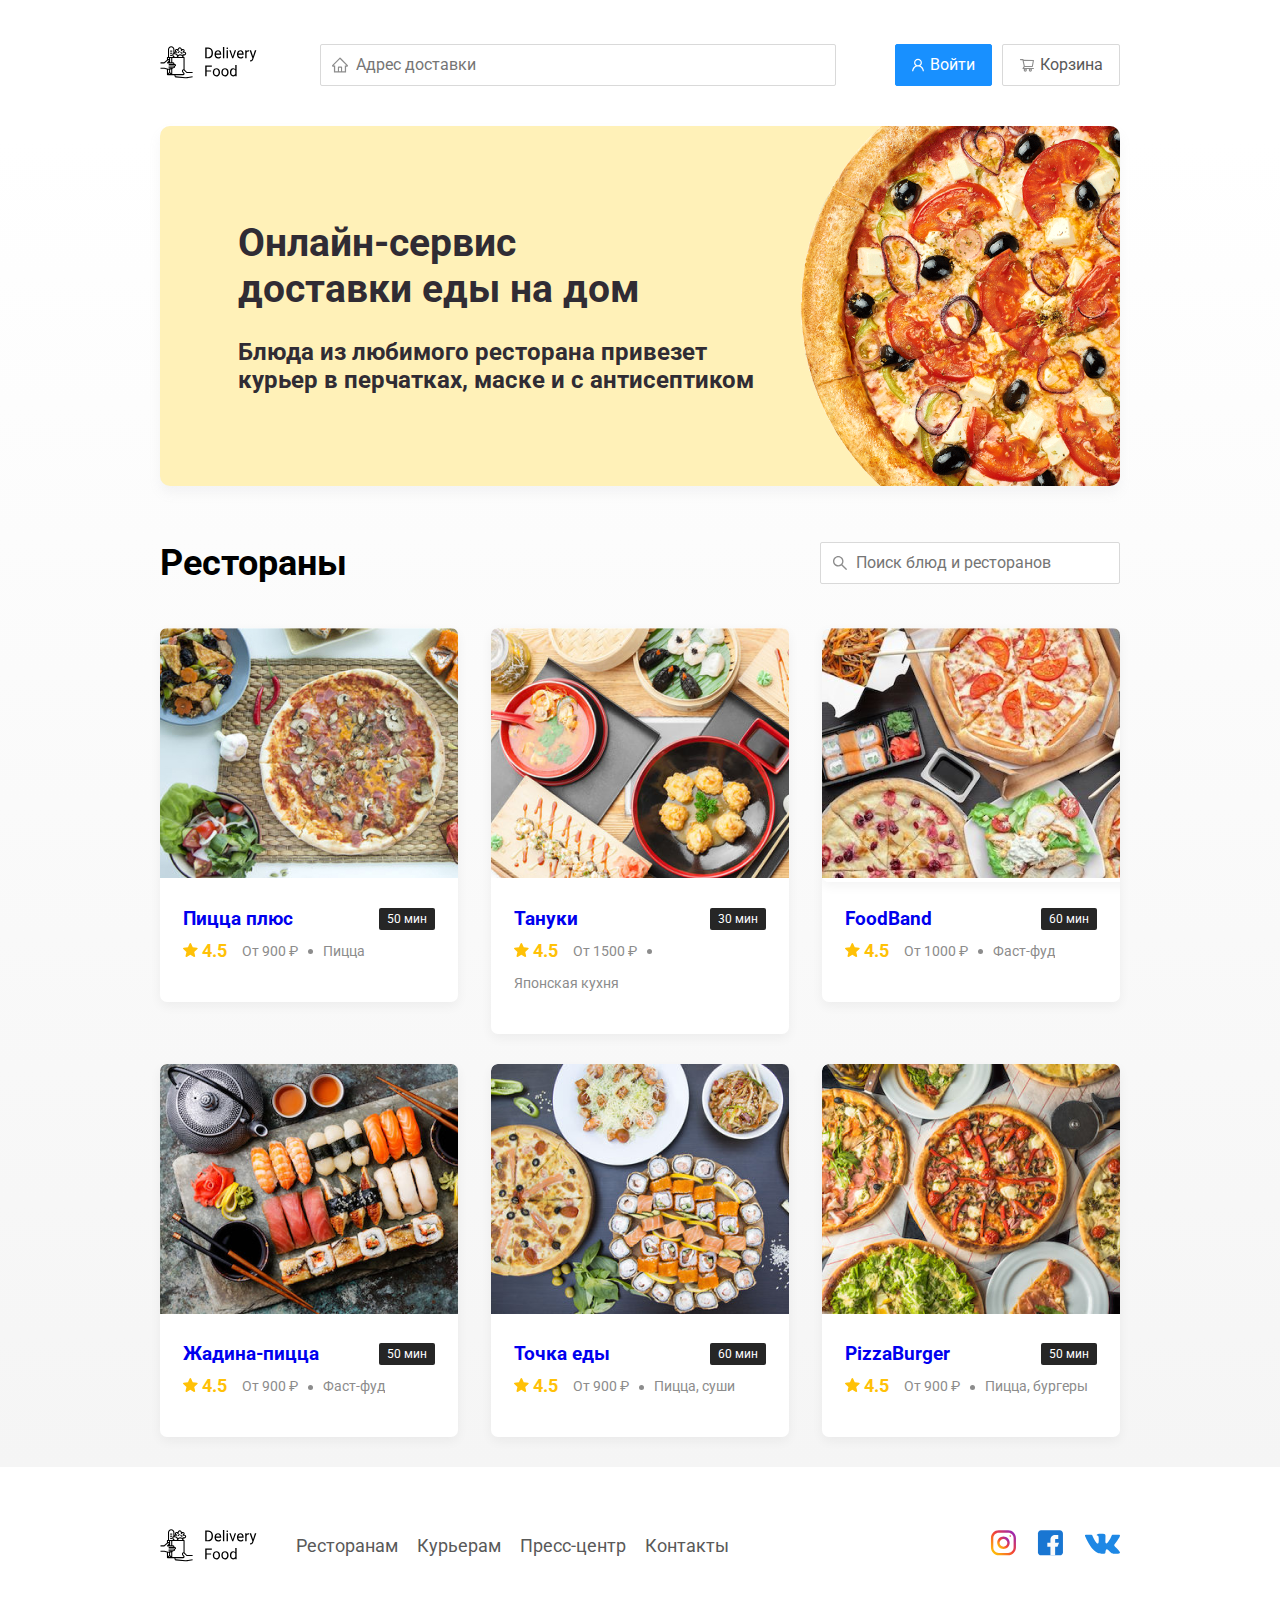
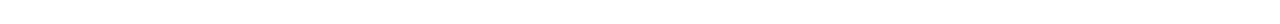
<file: index.html>
<!DOCTYPE html>
<html lang="ru">
<head>
    <meta charset="UTF-8">
    <meta name="viewport" content="width=device-width, initial-scale=1.0">
    <link rel="stylesheet" href="css/normalize.css">
    <link rel="stylesheet" href="css/style.css">
    <title>Delivery Food</title>
</head>
<body>
    <div class="container">
        <header class="header">
            <a href="index.html" class="logo">
                <img src="img\logo.svg" alt="logo" class="logo">
            </a>
            <input type="text" class="input input-address" placeholder="Адрес доставки">
            <div class="buttons">
                <button class="button button-primary">
                    <img src="img/User.svg" alt="User" class="button-icon">
                    <span class="button-text">Войти</span>
                </button>
                <button class="button">
                    <img src="img/ShoppingCart.svg" alt="Cart" class="button-icon">
                    <span class="button-text">Корзина</span>
                </button>
              </div>  
        </header>
    </div>     

    <main class="main">
        <div class="container">
            <section class="adv">
                <h1 class="promo-title">Онлайн-сервис<br>
                    доставки еды на дом</h1>
                <p class="promo-text">Блюда из любимого ресторана привезет курьер в перчатках, маске и с антисептиком</p>
            </section>
            
            <section class="restaurants">
                <div class="section-heading">
                    <h2 class="section-title">Рестораны</h2>
                    <input type="text" class="input input-search" placeholder="Поиск блюд и ресторанов">
                </div>
            
                <div class="cards">
                    <a href="PizzaPlus.html" class="card">
                        <img src="img/image.jpg" alt="image" class="card-image">
                        <div class="card-text">
                            <div class="card-heading">
                                <h3 class="card-title">Пицца плюс</h3>
                                <span class="card-tag tag">50 мин</span>
                            </div>
                            <div class="card-info">
                                <div class="rating">
                                    <img src="img/star.svg" alt="rating" class="rating-star">
                                    4.5</div>
                                <div class="price">От 900 ₽</div>
                                <div class="category">Пицца</div>
                            </div>
                        </div>
                    </a>
            
                    <div class="card">
                        <a href="tanuki.html" class="logo">
                        <img src="img/tanuki.png" alt="image" class="card-image">
                        <div class="card-text">
                            <div class="card-heading">
                                <h3 class="card-title">Тануки</h3>
                                <span class="card-tag tag">30 мин</span>
                            </div>
                            <div class="card-info">
                                <div class="rating">
                                    <img src="img/star.svg" alt="rating" class="rating-star">
                                    4.5</div>
                                <div class="price">От 1500 ₽</div>
                                <div class="category">Японская кухня</div>
                            </div>
                        </div>
                        </a>
                    </div>
            
                    <div class="card">
                        <a href="foodband.html" class="card">
                        <img src="img/foodband.png" alt="image" class="card-image">
                        <div class="card-text">
                            <div class="card-heading">
                                <h3 class="card-title">FoodBand</h3>
                                <span class="card-tag tag">60 мин</span>
                            </div>
                            <div class="card-info">
                                <div class="rating">
                                    <img src="img/star.svg" alt="rating" class="rating-star">
                                    4.5</div>
                                <div class="price">От 1000 ₽</div>
                                <div class="category">Фаст-фуд</div>
                            </div>
                        </div>
                        </a>
                    </div>
            
                    <div class="card"> 
                        <a href="zhadinapizza.html" class="logo">
                        <img src="img/zhadina-pizza.png" alt="image" class="card-image">
                        <div class="card-text">
                            <div class="card-heading">
                                <h3 class="card-title">Жадина-пицца</h3>
                                <span class="card-tag tag">50 мин</span>
                            </div>
                            <div class="card-info">
                                <div class="rating">
                                    <img src="img/star.svg" alt="rating" class="rating-star">
                                    4.5</div>
                                <div class="price">От 900 ₽</div>
                                <div class="category">Фаст-фуд</div>
                            </div>
                        </div>
                        </a>
                    </div>
            
                    <div class="card">
                        <a href="tochkaedi.html" class="logo">
                        <img src="img/tochkaEdi.png" alt="image" class="card-image">
                        <div class="card-text">
                            <div class="card-heading">
                                <h3 class="card-title">Точка еды</h3>
                                <span class="card-tag tag">60 мин</span>
                            </div>
                            <div class="card-info">
                                <div class="rating">
                                    <img src="img/star.svg" alt="rating" class="rating-star">
                                    4.5</div>
                                <div class="price">От 900 ₽</div>
                                <div class="category">Пицца, суши</div>
                            </div>
                        </div>
                        </a>
                    </div>
            
                    <div class="card">
                        <a href="PizzaBurger.html" class="logo">
                        <img src="img/pizzaburger.png" alt="image" class="card-image">
                        <div class="card-text">
                            <div class="card-heading">
                                <h3 class="card-title">PizzaBurger</h3>
                                <span class="card-tag tag">50 мин</span>
                            </div>
                            <div class="card-info">
                                <div class="rating">
                                    <img src="img/star.svg" alt="rating" class="rating-star">
                                    4.5</div>
                                <div class="price">От 900 ₽</div>
                                <div class="category">Пицца, бургеры</div>
                            </div>
                        </div>
                        </a>
                    </div>
                </div>
            </section>
        </div>
    </main>

    <footer class="footer">
        <div class="container">
            <div class="footer-block">
                <img src="img/logo.svg" alt="" class="logo footer-logo">
                <nav class="footer-nav">
                    <a href="#" class="footer-link">Ресторанам</a>
                    <a href="#" class="footer-link">Курьерам</a>
                    <a href="#" class="footer-link">Пресс-центр</a>
                    <a href="#" class="footer-link">Контакты</a>
                </nav>

                <div class="social-links">
                    <a href="#" class="social-link"><img src="img/Instagram.svg" alt=""></a>
                    <a href="#" class="social-link"><img src="img/Facebook.svg" alt=""></a>
                    <a href="#" class="social-link"><img src="img/VK.svg" alt=""></a>
                </div>
            </div>
        </div>
    </footer>
</body>
</html>
</file>
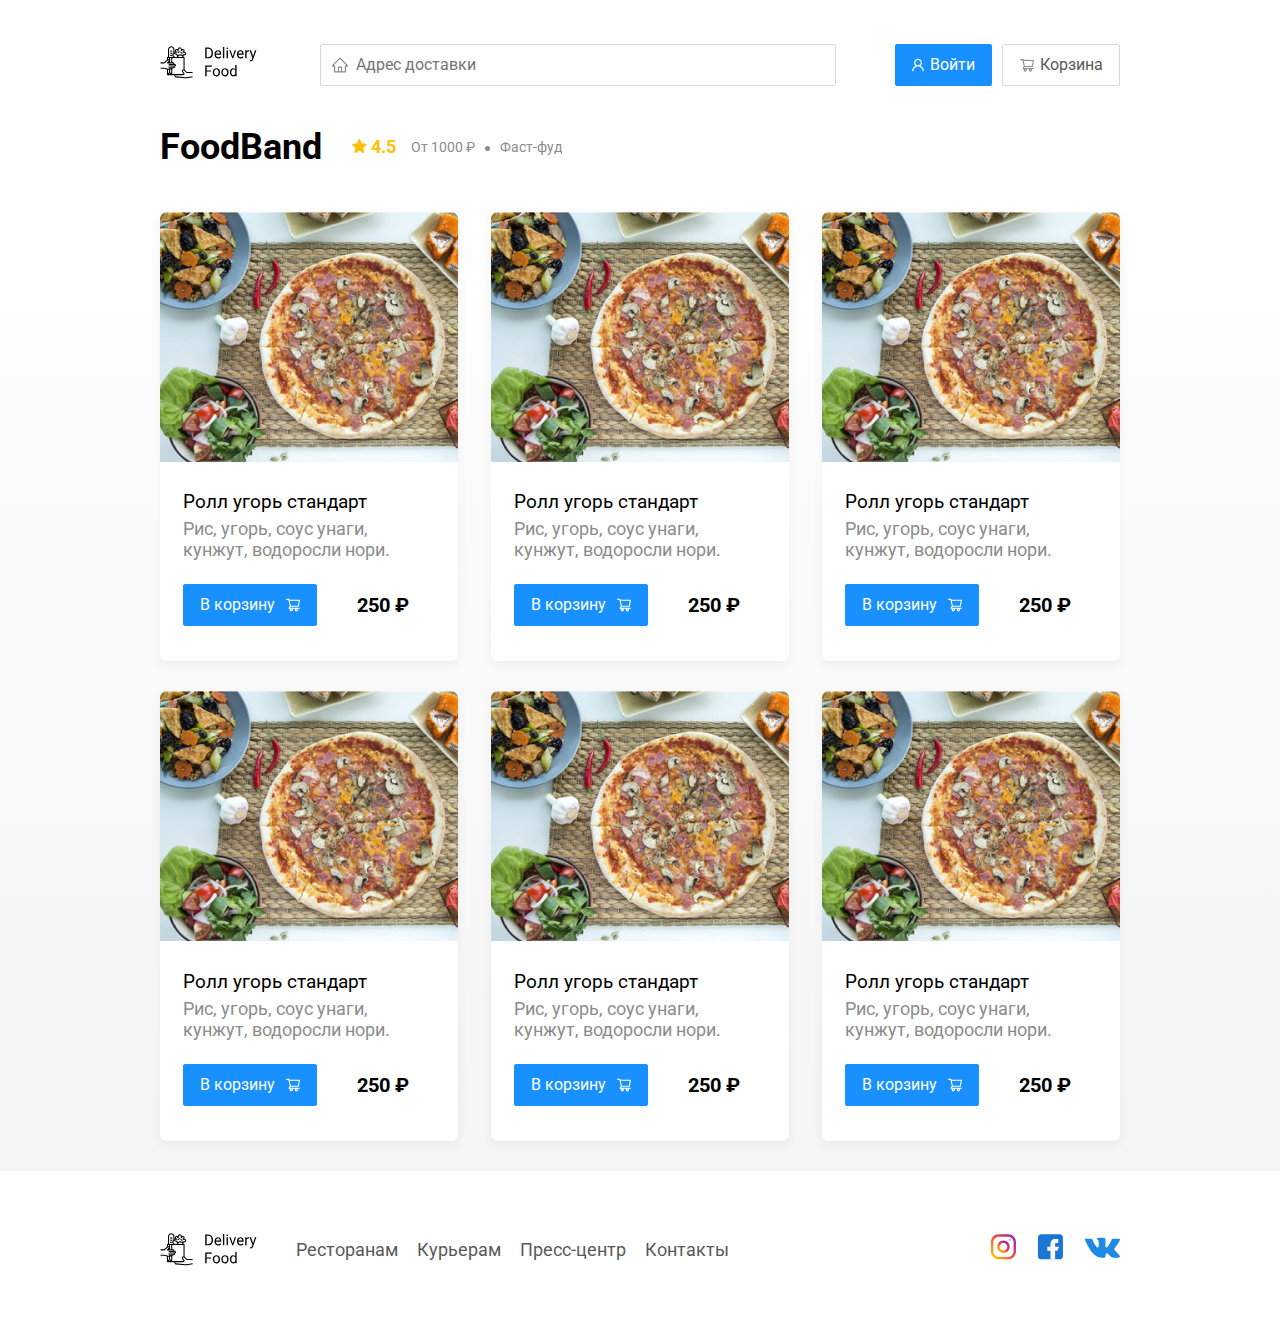
<file: foodband.html>
<!DOCTYPE html>
<html lang="ru">
<head>
    <meta charset="UTF-8">
    <meta name="viewport" content="width=device-width, initial-scale=1.0">
    <link rel="stylesheet" href="css/normalize.css">
    <link rel="stylesheet" href="css/style.css">
    <title>FoodBand</title>
</head>
<body>
    <div class="container">
        <header class="header">
            <a href="index.html" class="logo">
            <img src="img\logo.svg" alt="logo" class="logo">
            </a>
            <input type="text" class="input input-address" placeholder="Адрес доставки">
            <div class="buttons">
                <button class="button button-primary">
                    <img src="img/User.svg" alt="User" class="button-icon">
                    <span class="button-text">Войти</span>
                </button>
                <button class="button">
                    <img src="img/ShoppingCart.svg" alt="Cart" class="button-icon">
                    <span class="button-text">Корзина</span>
                </button>
              </div>  
        </header>
    </div>     

    <main class="main">
        <div class="container">      
            <section class="restaurants">
                <div class="section-heading">
                    <h2 class="section-title">FoodBand</h2>
                    <div class="card-info">
                        <div class="rating">
                            <img src="img/star.svg" alt="rating" class="rating-star">
                            4.5</div>
                        <div class="price">От 1000 ₽</div>
                        <div class="category">Фаст-фуд</div>
                    </div>
                </div>
            
                <div class="cards">
                    <div class="card">
                        <img src="img/image.jpg" alt="image" class="card-image">
                        <div class="card-text">
                            <div class="card-heading">
                                <h3 class="card-title card-title-reg">Ролл угорь стандарт</h3>
                            </div>
                            <div class="card-info">
                                <div class="ingredients">Рис, угорь, соус унаги, кунжут, водоросли нори.</div>
                            </div>
                            <div class="card-buttons">
                                <button class="button button-primary">
                                    <span class="button-card-text">В корзину</span>
                                    <img src="img/shopping-cart-white.svg" 
                                         alt="shopping-card" 
                                         class="button-card-image">
                                </button>
                                <strong class="card-price-bold">250 ₽</strong>
                            </div>
                        </div>
                    </div>
            
                    <div class="card">
                        <img src="img/image.jpg" alt="image" class="card-image">
                        <div class="card-text">
                            <div class="card-heading">
                                <h3 class="card-title card-title-reg">Ролл угорь стандарт</h3>
                            </div>
                            <div class="card-info">
                                <div class="ingredients">Рис, угорь, соус унаги, кунжут, водоросли нори.</div>
                            </div>
                            <div class="card-buttons">
                                <button class="button button-primary">
                                    <span class="button-card-text">В корзину</span>
                                    <img src="img/shopping-cart-white.svg" alt="shopping-card"
                                        class="button-card-image">
                                </button>
                                <strong class="card-price-bold">250 ₽</strong>
                            </div>
                        </div>
                    </div>
            
                    <div class="card">
                        <img src="img/image.jpg" alt="image" class="card-image">
                        <div class="card-text">
                            <div class="card-heading">
                                <h3 class="card-title card-title-reg">Ролл угорь стандарт</h3>
                            </div>
                            <div class="card-info">
                                <div class="ingredients">Рис, угорь, соус унаги, кунжут, водоросли нори.</div>
                            </div>
                            <div class="card-buttons">
                                <button class="button button-primary">
                                    <span class="button-card-text">В корзину</span>
                                    <img src="img/shopping-cart-white.svg" alt="shopping-card"
                                        class="button-card-image">
                                </button>
                                <strong class="card-price-bold">250 ₽</strong>
                            </div>
                        </div>
                    </div>
            
                    <div class="card">
                        <img src="img/image.jpg" alt="image" class="card-image">
                        <div class="card-text">
                            <div class="card-heading">
                                <h3 class="card-title card-title-reg">Ролл угорь стандарт</h3>
                            </div>
                            <div class="card-info">
                                <div class="ingredients">Рис, угорь, соус унаги, кунжут, водоросли нори.</div>
                            </div>
                            <div class="card-buttons">
                                <button class="button button-primary">
                                    <span class="button-card-text">В корзину</span>
                                    <img src="img/shopping-cart-white.svg" alt="shopping-card"
                                        class="button-card-image">
                                </button>
                                <strong class="card-price-bold">250 ₽</strong>
                            </div>
                        </div>
                    </div>
            
                    <div class="card">
                        <img src="img/image.jpg" alt="image" class="card-image">
                        <div class="card-text">
                            <div class="card-heading">
                                <h3 class="card-title card-title-reg">Ролл угорь стандарт</h3>
                            </div>
                            <div class="card-info">
                                <div class="ingredients">Рис, угорь, соус унаги, кунжут, водоросли нори.</div>
                            </div>
                            <div class="card-buttons">
                                <button class="button button-primary">
                                    <span class="button-card-text">В корзину</span>
                                    <img src="img/shopping-cart-white.svg" alt="shopping-card"
                                        class="button-card-image">
                                </button>
                                <strong class="card-price-bold">250 ₽</strong>
                            </div>
                        </div>
                    </div>
            
                    <div class="card">
                        <img src="img/image.jpg" alt="image" class="card-image">
                        <div class="card-text">
                            <div class="card-heading">
                                <h3 class="card-title card-title-reg">Ролл угорь стандарт</h3>
                            </div>
                            <div class="card-info">
                                <div class="ingredients">Рис, угорь, соус унаги, кунжут, водоросли нори.</div>
                            </div>
                            <div class="card-buttons">
                                <button class="button button-primary">
                                    <span class="button-card-text">В корзину</span>
                                    <img src="img/shopping-cart-white.svg" alt="shopping-card"
                                        class="button-card-image">
                                </button>
                                <strong class="card-price-bold">250 ₽</strong>
                            </div>
                        </div>
                    </div>
                </div>
            </section>
        </div>
    </main>

    <footer class="footer">
        <div class="container">
            <div class="footer-block">
                <img src="img/logo.svg" alt="" class="logo footer-logo">
                <nav class="footer-nav">
                    <a href="#" class="footer-link">Ресторанам</a>
                    <a href="#" class="footer-link">Курьерам</a>
                    <a href="#" class="footer-link">Пресс-центр</a>
                    <a href="#" class="footer-link">Контакты</a>
                </nav>

                <div class="social-links">
                    <a href="#" class="social-link"><img src="img/Instagram.svg" alt=""></a>
                    <a href="#" class="social-link"><img src="img/Facebook.svg" alt=""></a>
                    <a href="#" class="social-link"><img src="img/VK.svg" alt=""></a>
                </div>
            </div>
        </div>
    </footer>
</body>
</html>
</file>
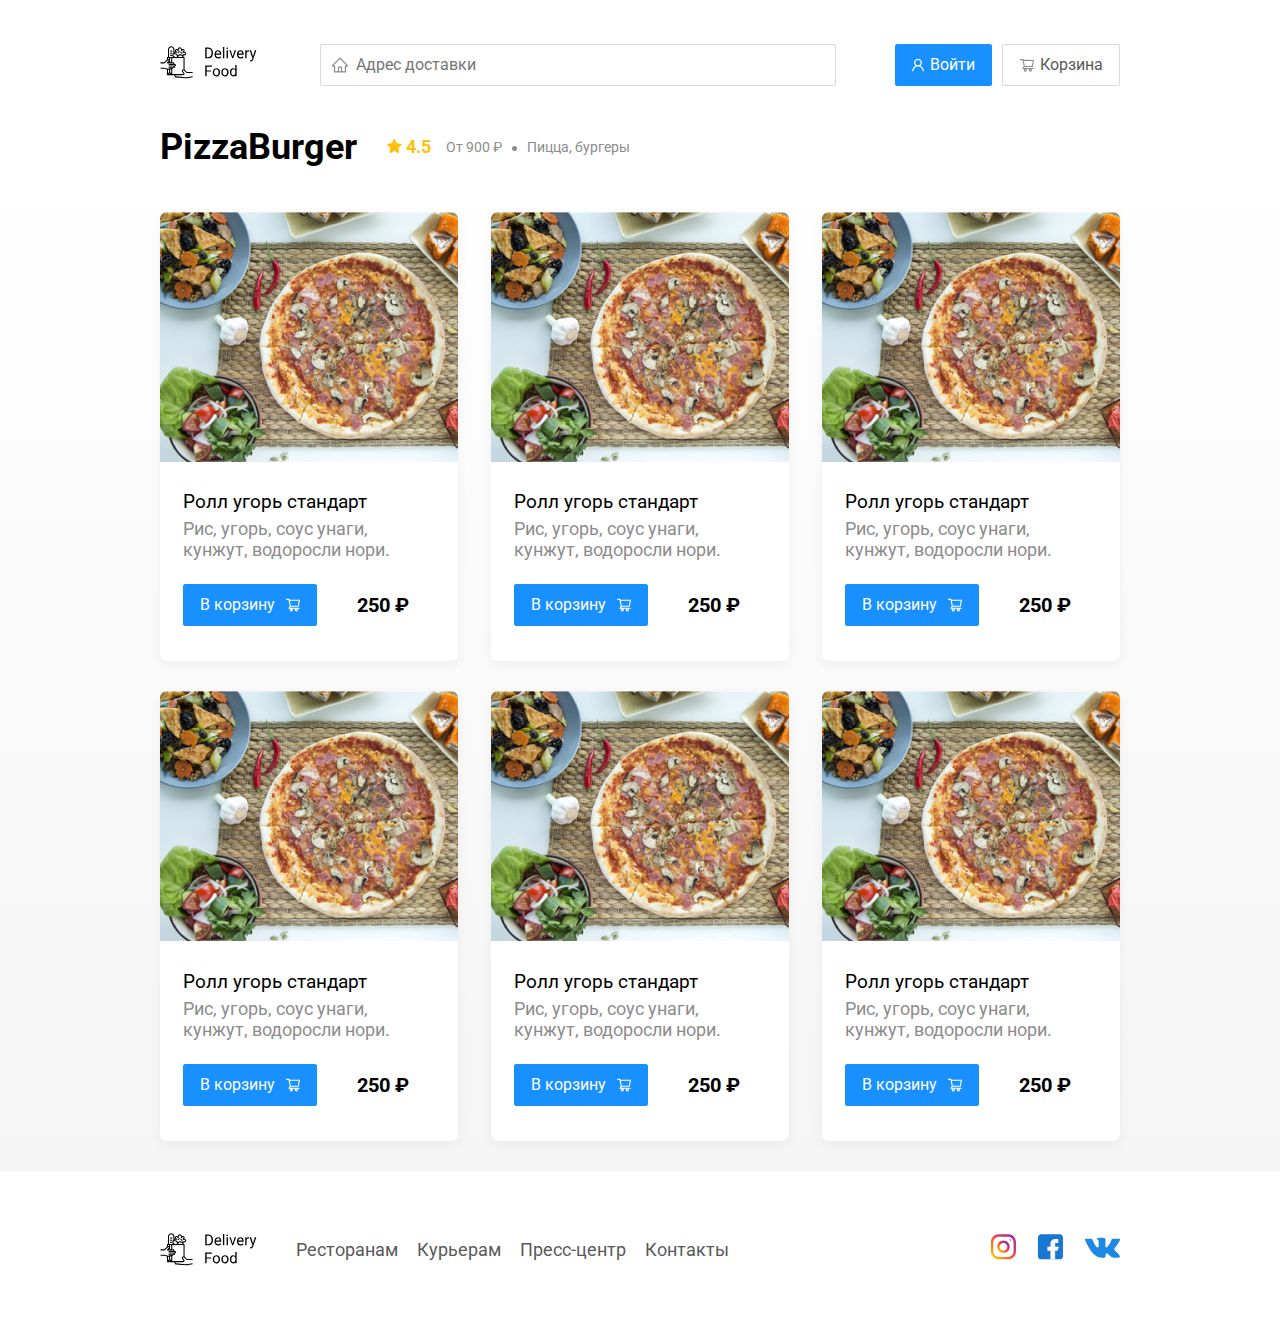
<file: PizzaBurger.html>
<!DOCTYPE html>
<html lang="ru">
<head>
    <meta charset="UTF-8">
    <meta name="viewport" content="width=device-width, initial-scale=1.0">
    <link rel="stylesheet" href="css/normalize.css">
    <link rel="stylesheet" href="css/style.css">
    <title>PizzaBurger</title>
</head>
<body>
    <div class="container">
        <header class="header">
            <a href="index.html" class="logo">
            <img src="img\logo.svg" alt="logo" class="logo">
            </a>
            <input type="text" class="input input-address" placeholder="Адрес доставки">
            <div class="buttons">
                <button class="button button-primary">
                    <img src="img/User.svg" alt="User" class="button-icon">
                    <span class="button-text">Войти</span>
                </button>
                <button class="button">
                    <img src="img/ShoppingCart.svg" alt="Cart" class="button-icon">
                    <span class="button-text">Корзина</span>
                </button>
              </div>  
        </header>
    </div>     

    <main class="main">
        <div class="container">      
            <section class="restaurants">
                <div class="section-heading">
                    <h2 class="section-title">PizzaBurger</h2>
                    <div class="card-info">
                        <div class="rating">
                            <img src="img/star.svg" alt="rating" class="rating-star">
                            4.5</div>
                        <div class="price">От 900 ₽</div>
                        <div class="category">Пицца, бургеры</div>
                    </div>
                </div>
            
                <div class="cards">
                    <div class="card">
                        <img src="img/image.jpg" alt="image" class="card-image">
                        <div class="card-text">
                            <div class="card-heading">
                                <h3 class="card-title card-title-reg">Ролл угорь стандарт</h3>
                            </div>
                            <div class="card-info">
                                <div class="ingredients">Рис, угорь, соус унаги, кунжут, водоросли нори.</div>
                            </div>
                            <div class="card-buttons">
                                <button class="button button-primary">
                                    <span class="button-card-text">В корзину</span>
                                    <img src="img/shopping-cart-white.svg" 
                                         alt="shopping-card" 
                                         class="button-card-image">
                                </button>
                                <strong class="card-price-bold">250 ₽</strong>
                            </div>
                        </div>
                    </div>
            
                    <div class="card">
                        <img src="img/image.jpg" alt="image" class="card-image">
                        <div class="card-text">
                            <div class="card-heading">
                                <h3 class="card-title card-title-reg">Ролл угорь стандарт</h3>
                            </div>
                            <div class="card-info">
                                <div class="ingredients">Рис, угорь, соус унаги, кунжут, водоросли нори.</div>
                            </div>
                            <div class="card-buttons">
                                <button class="button button-primary">
                                    <span class="button-card-text">В корзину</span>
                                    <img src="img/shopping-cart-white.svg" alt="shopping-card"
                                        class="button-card-image">
                                </button>
                                <strong class="card-price-bold">250 ₽</strong>
                            </div>
                        </div>
                    </div>
            
                    <div class="card">
                        <img src="img/image.jpg" alt="image" class="card-image">
                        <div class="card-text">
                            <div class="card-heading">
                                <h3 class="card-title card-title-reg">Ролл угорь стандарт</h3>
                            </div>
                            <div class="card-info">
                                <div class="ingredients">Рис, угорь, соус унаги, кунжут, водоросли нори.</div>
                            </div>
                            <div class="card-buttons">
                                <button class="button button-primary">
                                    <span class="button-card-text">В корзину</span>
                                    <img src="img/shopping-cart-white.svg" alt="shopping-card"
                                        class="button-card-image">
                                </button>
                                <strong class="card-price-bold">250 ₽</strong>
                            </div>
                        </div>
                    </div>
            
                    <div class="card">
                        <img src="img/image.jpg" alt="image" class="card-image">
                        <div class="card-text">
                            <div class="card-heading">
                                <h3 class="card-title card-title-reg">Ролл угорь стандарт</h3>
                            </div>
                            <div class="card-info">
                                <div class="ingredients">Рис, угорь, соус унаги, кунжут, водоросли нори.</div>
                            </div>
                            <div class="card-buttons">
                                <button class="button button-primary">
                                    <span class="button-card-text">В корзину</span>
                                    <img src="img/shopping-cart-white.svg" alt="shopping-card"
                                        class="button-card-image">
                                </button>
                                <strong class="card-price-bold">250 ₽</strong>
                            </div>
                        </div>
                    </div>
            
                    <div class="card">
                        <img src="img/image.jpg" alt="image" class="card-image">
                        <div class="card-text">
                            <div class="card-heading">
                                <h3 class="card-title card-title-reg">Ролл угорь стандарт</h3>
                            </div>
                            <div class="card-info">
                                <div class="ingredients">Рис, угорь, соус унаги, кунжут, водоросли нори.</div>
                            </div>
                            <div class="card-buttons">
                                <button class="button button-primary">
                                    <span class="button-card-text">В корзину</span>
                                    <img src="img/shopping-cart-white.svg" alt="shopping-card"
                                        class="button-card-image">
                                </button>
                                <strong class="card-price-bold">250 ₽</strong>
                            </div>
                        </div>
                    </div>
            
                    <div class="card">
                        <img src="img/image.jpg" alt="image" class="card-image">
                        <div class="card-text">
                            <div class="card-heading">
                                <h3 class="card-title card-title-reg">Ролл угорь стандарт</h3>
                            </div>
                            <div class="card-info">
                                <div class="ingredients">Рис, угорь, соус унаги, кунжут, водоросли нори.</div>
                            </div>
                            <div class="card-buttons">
                                <button class="button button-primary">
                                    <span class="button-card-text">В корзину</span>
                                    <img src="img/shopping-cart-white.svg" alt="shopping-card"
                                        class="button-card-image">
                                </button>
                                <strong class="card-price-bold">250 ₽</strong>
                            </div>
                        </div>
                    </div>
                </div>
            </section>
        </div>
    </main>

    <footer class="footer">
        <div class="container">
            <div class="footer-block">
                <img src="img/logo.svg" alt="" class="logo footer-logo">
                <nav class="footer-nav">
                    <a href="#" class="footer-link">Ресторанам</a>
                    <a href="#" class="footer-link">Курьерам</a>
                    <a href="#" class="footer-link">Пресс-центр</a>
                    <a href="#" class="footer-link">Контакты</a>
                </nav>

                <div class="social-links">
                    <a href="#" class="social-link"><img src="img/Instagram.svg" alt=""></a>
                    <a href="#" class="social-link"><img src="img/Facebook.svg" alt=""></a>
                    <a href="#" class="social-link"><img src="img/VK.svg" alt=""></a>
                </div>
            </div>
        </div>
    </footer>
</body>
</html>
</file>
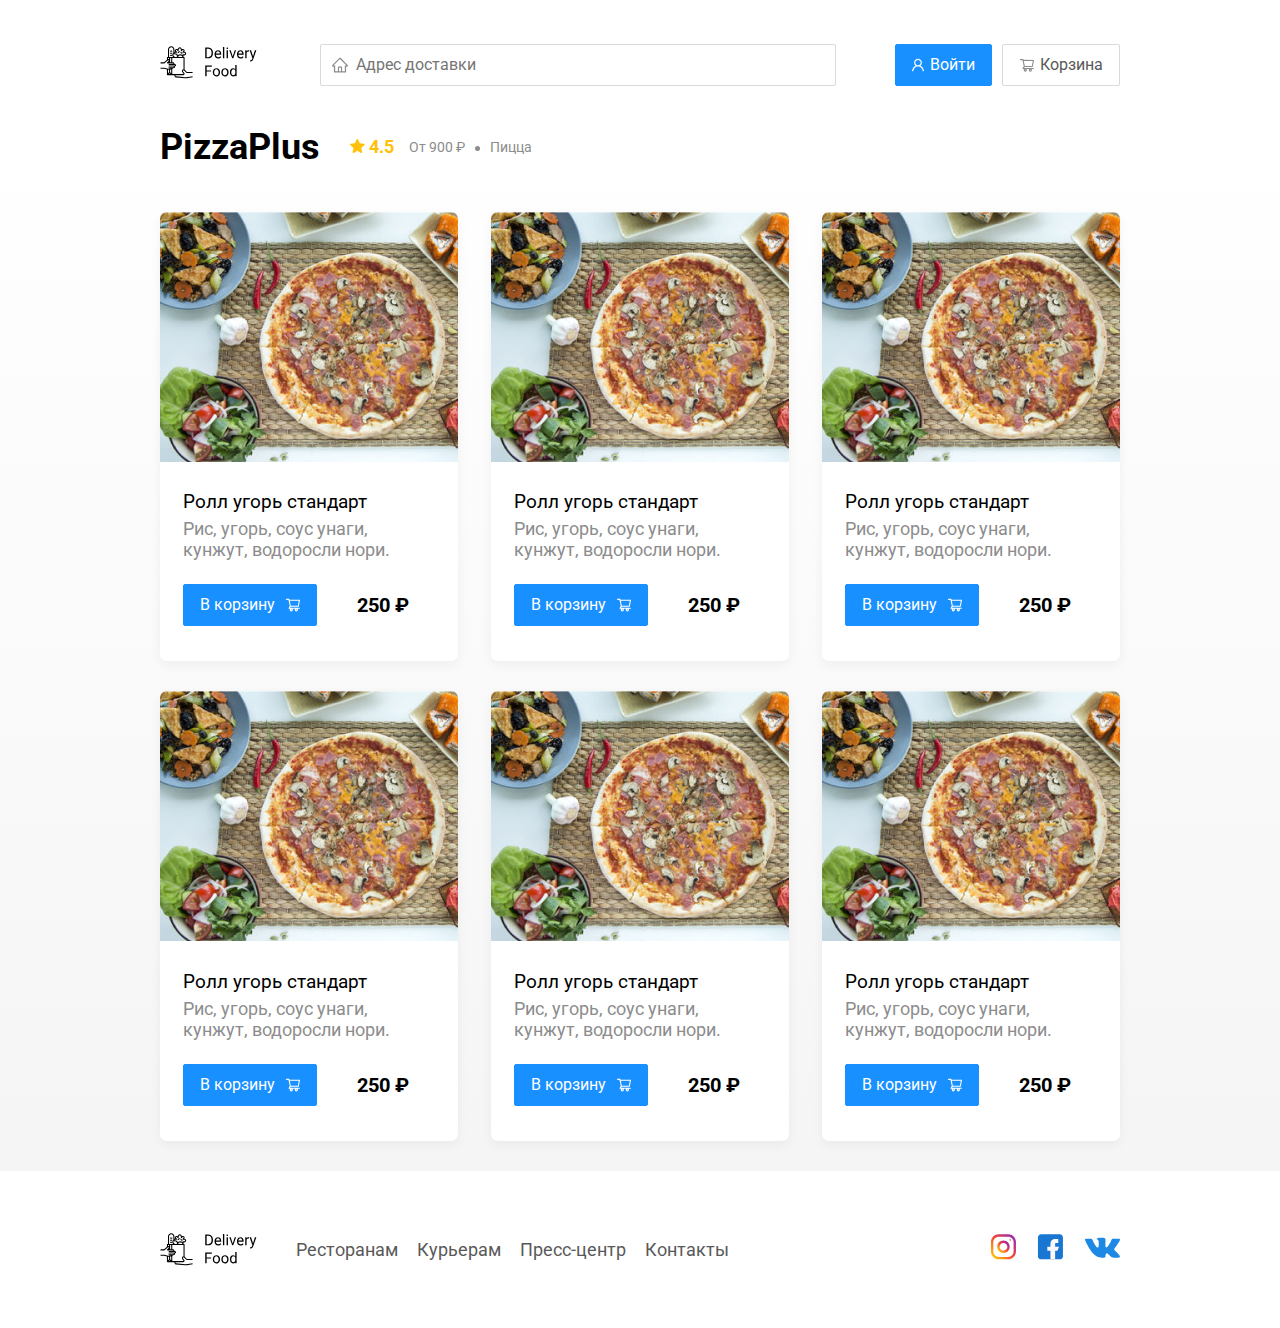
<file: PizzaPlus.html>
<!DOCTYPE html>
<html lang="ru">
<head>
    <meta charset="UTF-8">
    <meta name="viewport" content="width=device-width, initial-scale=1.0">
    <link rel="stylesheet" href="css/normalize.css">
    <link rel="stylesheet" href="css/style.css">
    <title>PizzaPlus</title>
</head>
<body>
    <div class="container">
        <header class="header">
            <a href="index.html" class="logo">
            <img src="img\logo.svg" alt="logo" class="logo">
            </a>
            <input type="text" class="input input-address" placeholder="Адрес доставки">
            <div class="buttons">
                <button class="button button-primary">
                    <img src="img/User.svg" alt="User" class="button-icon">
                    <span class="button-text">Войти</span>
                </button>
                <button class="button">
                    <img src="img/ShoppingCart.svg" alt="Cart" class="button-icon">
                    <span class="button-text">Корзина</span>
                </button>
              </div>  
        </header>
    </div>     

    <main class="main">
        <div class="container">      
            <section class="restaurants">
                <div class="section-heading">
                    <h2 class="section-title">PizzaPlus</h2>
                    <div class="card-info">
                        <div class="rating">
                            <img src="img/star.svg" alt="rating" class="rating-star">
                            4.5</div>
                        <div class="price">От 900 ₽</div>
                        <div class="category">Пицца</div>
                    </div>
                </div>
            
                <div class="cards">
                    <div class="card">
                        <img src="img/image.jpg" alt="image" class="card-image">
                        <div class="card-text">
                            <div class="card-heading">
                                <h3 class="card-title card-title-reg">Ролл угорь стандарт</h3>
                            </div>
                            <div class="card-info">
                                <div class="ingredients">Рис, угорь, соус унаги, кунжут, водоросли нори.</div>
                            </div>
                            <div class="card-buttons">
                                <button class="button button-primary">
                                    <span class="button-card-text">В корзину</span>
                                    <img src="img/shopping-cart-white.svg" 
                                         alt="shopping-card" 
                                         class="button-card-image">
                                </button>
                                <strong class="card-price-bold">250 ₽</strong>
                            </div>
                        </div>
                    </div>
            
                    <div class="card">
                        <img src="img/image.jpg" alt="image" class="card-image">
                        <div class="card-text">
                            <div class="card-heading">
                                <h3 class="card-title card-title-reg">Ролл угорь стандарт</h3>
                            </div>
                            <div class="card-info">
                                <div class="ingredients">Рис, угорь, соус унаги, кунжут, водоросли нори.</div>
                            </div>
                            <div class="card-buttons">
                                <button class="button button-primary">
                                    <span class="button-card-text">В корзину</span>
                                    <img src="img/shopping-cart-white.svg" alt="shopping-card"
                                        class="button-card-image">
                                </button>
                                <strong class="card-price-bold">250 ₽</strong>
                            </div>
                        </div>
                    </div>
            
                    <div class="card">
                        <img src="img/image.jpg" alt="image" class="card-image">
                        <div class="card-text">
                            <div class="card-heading">
                                <h3 class="card-title card-title-reg">Ролл угорь стандарт</h3>
                            </div>
                            <div class="card-info">
                                <div class="ingredients">Рис, угорь, соус унаги, кунжут, водоросли нори.</div>
                            </div>
                            <div class="card-buttons">
                                <button class="button button-primary">
                                    <span class="button-card-text">В корзину</span>
                                    <img src="img/shopping-cart-white.svg" alt="shopping-card"
                                        class="button-card-image">
                                </button>
                                <strong class="card-price-bold">250 ₽</strong>
                            </div>
                        </div>
                    </div>
            
                    <div class="card">
                        <img src="img/image.jpg" alt="image" class="card-image">
                        <div class="card-text">
                            <div class="card-heading">
                                <h3 class="card-title card-title-reg">Ролл угорь стандарт</h3>
                            </div>
                            <div class="card-info">
                                <div class="ingredients">Рис, угорь, соус унаги, кунжут, водоросли нори.</div>
                            </div>
                            <div class="card-buttons">
                                <button class="button button-primary">
                                    <span class="button-card-text">В корзину</span>
                                    <img src="img/shopping-cart-white.svg" alt="shopping-card"
                                        class="button-card-image">
                                </button>
                                <strong class="card-price-bold">250 ₽</strong>
                            </div>
                        </div>
                    </div>
            
                    <div class="card">
                        <img src="img/image.jpg" alt="image" class="card-image">
                        <div class="card-text">
                            <div class="card-heading">
                                <h3 class="card-title card-title-reg">Ролл угорь стандарт</h3>
                            </div>
                            <div class="card-info">
                                <div class="ingredients">Рис, угорь, соус унаги, кунжут, водоросли нори.</div>
                            </div>
                            <div class="card-buttons">
                                <button class="button button-primary">
                                    <span class="button-card-text">В корзину</span>
                                    <img src="img/shopping-cart-white.svg" alt="shopping-card"
                                        class="button-card-image">
                                </button>
                                <strong class="card-price-bold">250 ₽</strong>
                            </div>
                        </div>
                    </div>
            
                    <div class="card">
                        <img src="img/image.jpg" alt="image" class="card-image">
                        <div class="card-text">
                            <div class="card-heading">
                                <h3 class="card-title card-title-reg">Ролл угорь стандарт</h3>
                            </div>
                            <div class="card-info">
                                <div class="ingredients">Рис, угорь, соус унаги, кунжут, водоросли нори.</div>
                            </div>
                            <div class="card-buttons">
                                <button class="button button-primary">
                                    <span class="button-card-text">В корзину</span>
                                    <img src="img/shopping-cart-white.svg" alt="shopping-card"
                                        class="button-card-image">
                                </button>
                                <strong class="card-price-bold">250 ₽</strong>
                            </div>
                        </div>
                    </div>
                </div>
            </section>
        </div>
    </main>

    <footer class="footer">
        <div class="container">
            <div class="footer-block">
                <img src="img/logo.svg" alt="" class="logo footer-logo">
                <nav class="footer-nav">
                    <a href="#" class="footer-link">Ресторанам</a>
                    <a href="#" class="footer-link">Курьерам</a>
                    <a href="#" class="footer-link">Пресс-центр</a>
                    <a href="#" class="footer-link">Контакты</a>
                </nav>

                <div class="social-links">
                    <a href="#" class="social-link"><img src="img/Instagram.svg" alt=""></a>
                    <a href="#" class="social-link"><img src="img/Facebook.svg" alt=""></a>
                    <a href="#" class="social-link"><img src="img/VK.svg" alt=""></a>
                </div>
            </div>
        </div>
    </footer>
</body>
</html>
</file>
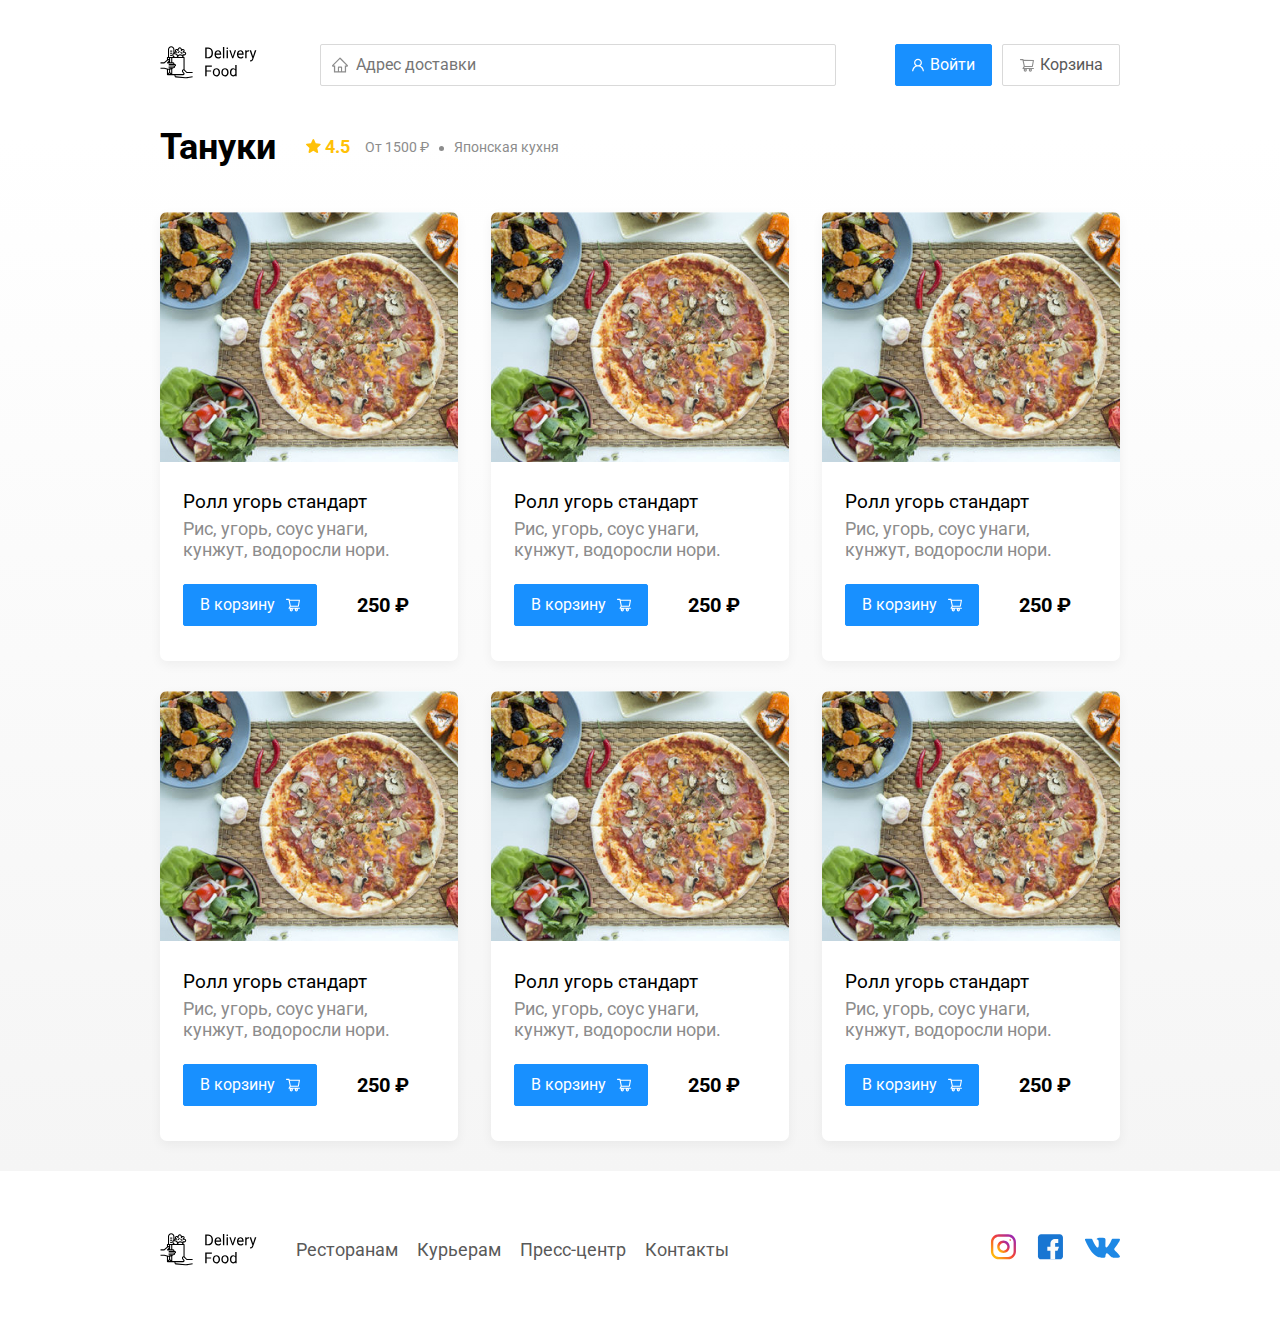
<file: tanuki.html>
<!DOCTYPE html>
<html lang="ru">
<head>
    <meta charset="UTF-8">
    <meta name="viewport" content="width=device-width, initial-scale=1.0">
    <link rel="stylesheet" href="css/normalize.css">
    <link rel="stylesheet" href="css/style.css">
    <link rel="stylesheet" href="css/animate.css">
    <title>Тануки</title>
</head>
<body>
    <div class="container">
        <header class="header">
            <a href="index.html" class="logo">
            <img src="img\logo.svg" alt="logo" class="logo">
            </a>
            <input type="text" class="input input-address" placeholder="Адрес доставки">
            <div class="buttons">
                <button class="button button-primary">
                    <img src="img/User.svg" alt="User" class="button-icon">
                    <span class="button-text">Войти</span>
                </button>
                <button class="button" id="cart-button">
                    <img src="img/ShoppingCart.svg" alt="Cart" class="button-icon">
                    <span class="button-text">Корзина</span>
                </button>
              </div>  
        </header>
    </div>     

    <main class="main">
        <div class="container">      
            <section class="restaurants">
                <div class="section-heading">
                    <h2 class="section-title">Тануки</h2>
                    <div class="card-info">
                        <div class="rating">
                            <img src="img/star.svg" alt="rating" class="rating-star">
                            4.5</div>
                        <div class="price">От 1500 ₽</div>
                        <div class="category">Японская кухня</div>
                    </div>
                </div>
            
                <div class="cards">
                    <div class="card wow fadeInUp">
                        <img src="img/image.jpg" alt="image" class="card-image">
                        <div class="card-text">
                            <div class="card-heading">
                                <h3 class="card-title card-title-reg">Ролл угорь стандарт</h3>
                            </div>
                            <div class="card-info">
                                <div class="ingredients">Рис, угорь, соус унаги, кунжут, водоросли нори.</div>
                            </div>
                            <div class="card-buttons">
                                <button class="button button-primary">
                                    <span class="button-card-text">В корзину</span>
                                    <img src="img/shopping-cart-white.svg" 
                                         alt="shopping-card" 
                                         class="button-card-image">
                                </button>
                                <strong class="card-price-bold">250 ₽</strong>
                            </div>
                        </div>
                    </div>
            
                    <div class="card wow fadeInUp">
                        <img src="img/image.jpg" alt="image" class="card-image">
                        <div class="card-text">
                            <div class="card-heading">
                                <h3 class="card-title card-title-reg">Ролл угорь стандарт</h3>
                            </div>
                            <div class="card-info">
                                <div class="ingredients">Рис, угорь, соус унаги, кунжут, водоросли нори.</div>
                            </div>
                            <div class="card-buttons">
                                <button class="button button-primary">
                                    <span class="button-card-text">В корзину</span>
                                    <img src="img/shopping-cart-white.svg" alt="shopping-card"
                                        class="button-card-image">
                                </button>
                                <strong class="card-price-bold">250 ₽</strong>
                            </div>
                        </div>
                    </div>
            
                    <div class="card wow fadeInUp">
                        <img src="img/image.jpg" alt="image" class="card-image">
                        <div class="card-text">
                            <div class="card-heading">
                                <h3 class="card-title card-title-reg">Ролл угорь стандарт</h3>
                            </div>
                            <div class="card-info">
                                <div class="ingredients">Рис, угорь, соус унаги, кунжут, водоросли нори.</div>
                            </div>
                            <div class="card-buttons">
                                <button class="button button-primary">
                                    <span class="button-card-text">В корзину</span>
                                    <img src="img/shopping-cart-white.svg" alt="shopping-card"
                                        class="button-card-image">
                                </button>
                                <strong class="card-price-bold">250 ₽</strong>
                            </div>
                        </div>
                    </div>
            
                    <div class="card wow fadeInUp">
                        <img src="img/image.jpg" alt="image" class="card-image">
                        <div class="card-text">
                            <div class="card-heading">
                                <h3 class="card-title card-title-reg">Ролл угорь стандарт</h3>
                            </div>
                            <div class="card-info">
                                <div class="ingredients">Рис, угорь, соус унаги, кунжут, водоросли нори.</div>
                            </div>
                            <div class="card-buttons">
                                <button class="button button-primary">
                                    <span class="button-card-text">В корзину</span>
                                    <img src="img/shopping-cart-white.svg" alt="shopping-card"
                                        class="button-card-image">
                                </button>
                                <strong class="card-price-bold">250 ₽</strong>
                            </div>
                        </div>
                    </div>
            
                    <div class="card wow fadeInUp">
                        <img src="img/image.jpg" alt="image" class="card-image">
                        <div class="card-text">
                            <div class="card-heading">
                                <h3 class="card-title card-title-reg">Ролл угорь стандарт</h3>
                            </div>
                            <div class="card-info">
                                <div class="ingredients">Рис, угорь, соус унаги, кунжут, водоросли нори.</div>
                            </div>
                            <div class="card-buttons">
                                <button class="button button-primary">
                                    <span class="button-card-text">В корзину</span>
                                    <img src="img/shopping-cart-white.svg" alt="shopping-card"
                                        class="button-card-image">
                                </button>
                                <strong class="card-price-bold">250 ₽</strong>
                            </div>
                        </div>
                    </div>
            
                    <div class="card wow fadeInUp">
                        <img src="img/image.jpg" alt="image" class="card-image">
                        <div class="card-text">
                            <div class="card-heading">
                                <h3 class="card-title card-title-reg">Ролл угорь стандарт</h3>
                            </div>
                            <div class="card-info">
                                <div class="ingredients">Рис, угорь, соус унаги, кунжут, водоросли нори.</div>
                            </div>
                            <div class="card-buttons">
                                <button class="button button-primary">
                                    <span class="button-card-text">В корзину</span>
                                    <img src="img/shopping-cart-white.svg" alt="shopping-card"
                                        class="button-card-image">
                                </button>
                                <strong class="card-price-bold">250 ₽</strong>
                            </div>
                        </div>
                    </div>
                </div>
            </section>
        </div>
    </main>

    <footer class="footer">
        <div class="container">
            <div class="footer-block">
                <img src="img/logo.svg" alt="" class="logo footer-logo">
                <nav class="footer-nav">
                    <a href="#" class="footer-link">Ресторанам</a>
                    <a href="#" class="footer-link">Курьерам</a>
                    <a href="#" class="footer-link">Пресс-центр</a>
                    <a href="#" class="footer-link">Контакты</a>
                </nav>

                <div class="social-links">
                    <a href="#" class="social-link"><img src="img/Instagram.svg" alt=""></a>
                    <a href="#" class="social-link"><img src="img/Facebook.svg" alt=""></a>
                    <a href="#" class="social-link"><img src="img/VK.svg" alt=""></a>
                </div>
            </div>
        </div>
    </footer>

    <div class="modal">
        <div class="model-dialog">
            <div class="modal-header">
                <h3 class="modal-title">Корзина</h3>
                <button class="close">&times;</button>
            </div>
                <div class="modal-body">
                    <div class="food-row">
                        <span class="food-name">Ролл угорь-стандарт</span>
                        <strong class="food-price">250 ₽</strong>
                        <div class="food-counter">
                            <button class="counter-button">-</button>
                            <span class="counter">1</span>
                            <button class="counter-button">+</button>
                        </div>
                    </div>
                    <div class="food-row">
                        <span class="food-name">Ролл угорь-стандарт</span>
                        <strong class="food-price">250 ₽</strong>
                        <div class="food-counter">
                            <button class="counter-button">-</button>
                            <span class="counter">1</span>
                            <button class="counter-button">+</button>
                        </div>
                    </div>
                    <div class="food-row">
                        <span class="food-name">Ролл угорь-стандарт</span>
                        <strong class="food-price">250 ₽</strong>
                        <div class="food-counter">
                            <button class="counter-button">-</button>
                            <span class="counter">1</span>
                            <button class="counter-button">+</button>
                        </div>
                    </div>
                    <div class="food-row">
                        <span class="food-name">Ролл угорь-стандарт</span>
                        <strong class="food-price">250 ₽</strong>
                        <div class="food-counter">
                            <button class="counter-button">-</button>
                            <span class="counter">1</span>
                            <button class="counter-button">+</button>
                        </div>
                    </div>
                </div>
                <div class="modal-footer">
                    <span class="modal-pricetag">1250 ₽</span>
                    <div class="footer-buttons">
                        <button class="button button-primary">Оформить заказ</button>
                        <button class="button">Отмена</button>
                    </div>
                </div>
        </div>
    </div>
    <script src="js/wow.min.js"></script>
    <script src="js/main.js"></script>
</body>
</html>
</file>
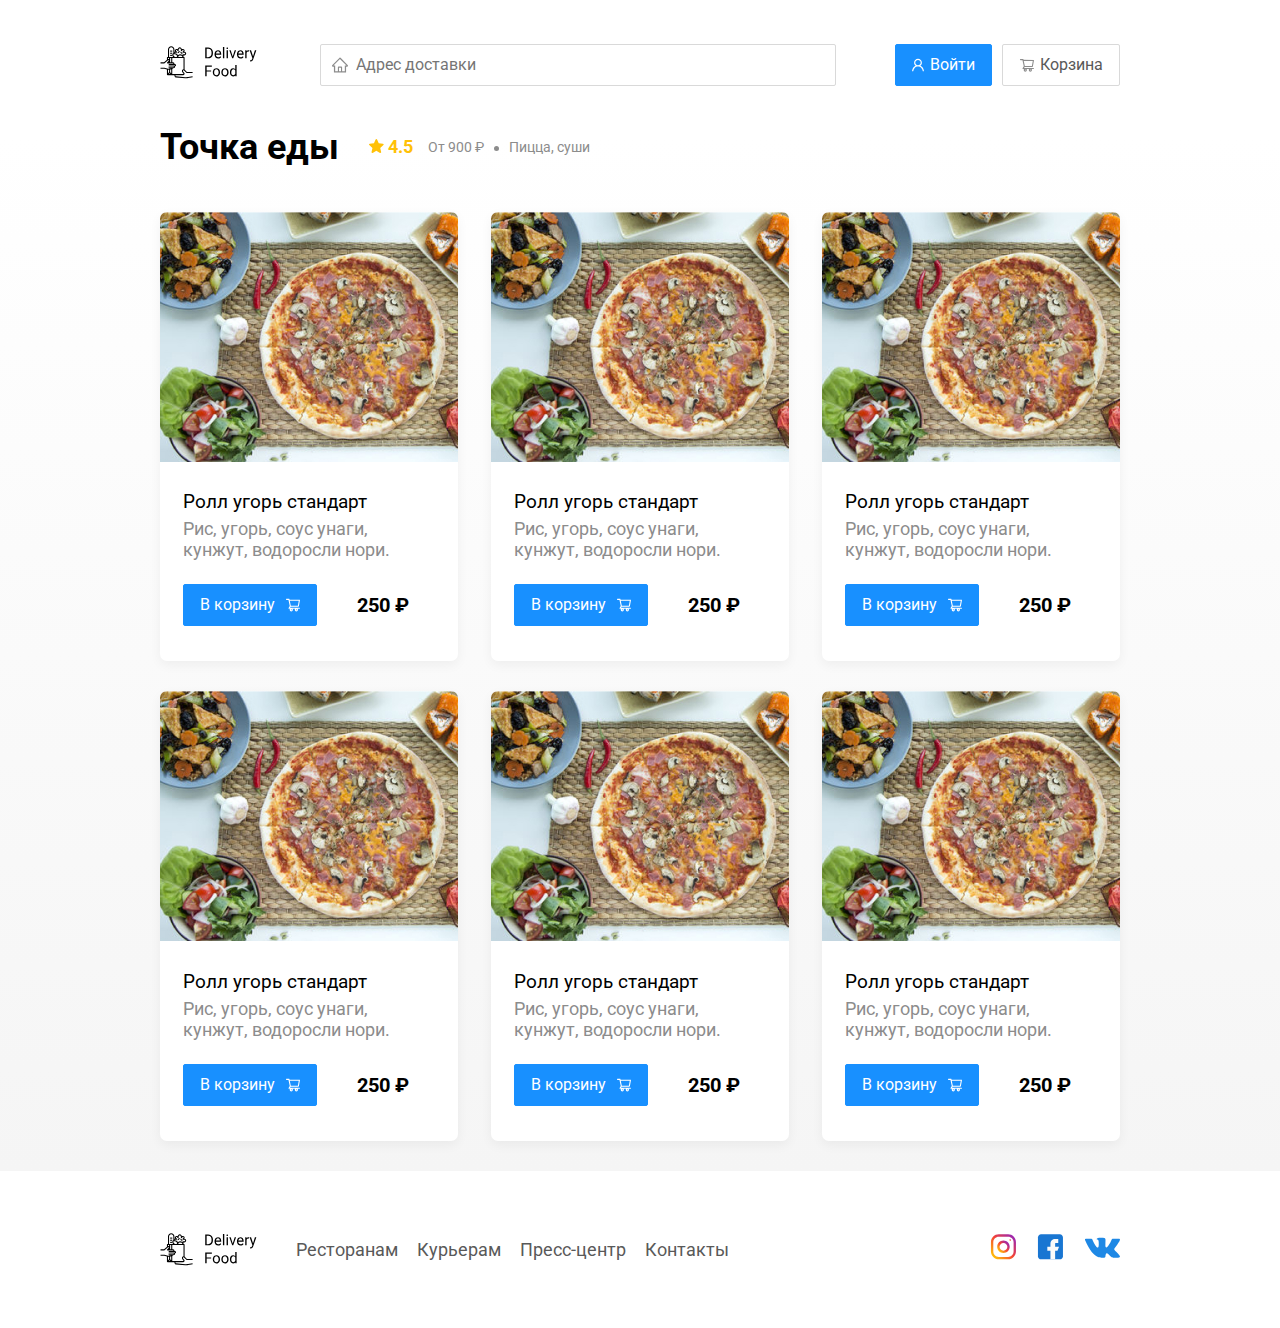
<file: tochkaedi.html>
<!DOCTYPE html>
<html lang="ru">
<head>
    <meta charset="UTF-8">
    <meta name="viewport" content="width=device-width, initial-scale=1.0">
    <link rel="stylesheet" href="css/normalize.css">
    <link rel="stylesheet" href="css/style.css">
    <title>Точка еды</title>
</head>
<body>
    <div class="container">
        <header class="header">
            <a href="index.html" class="logo">
            <img src="img\logo.svg" alt="logo" class="logo">
            </a>
            <input type="text" class="input input-address" placeholder="Адрес доставки">
            <div class="buttons">
                <button class="button button-primary">
                    <img src="img/User.svg" alt="User" class="button-icon">
                    <span class="button-text">Войти</span>
                </button>
                <button class="button">
                    <img src="img/ShoppingCart.svg" alt="Cart" class="button-icon">
                    <span class="button-text">Корзина</span>
                </button>
              </div>  
        </header>
    </div>     

    <main class="main">
        <div class="container">      
            <section class="restaurants">
                <div class="section-heading">
                    <h2 class="section-title">Точка еды</h2>
                    <div class="card-info">
                        <div class="rating">
                            <img src="img/star.svg" alt="rating" class="rating-star">
                            4.5</div>
                        <div class="price">От 900 ₽</div>
                        <div class="category">Пицца, суши</div>
                    </div>
                </div>
            
                <div class="cards">
                    <div class="card">
                        <img src="img/image.jpg" alt="image" class="card-image">
                        <div class="card-text">
                            <div class="card-heading">
                                <h3 class="card-title card-title-reg">Ролл угорь стандарт</h3>
                            </div>
                            <div class="card-info">
                                <div class="ingredients">Рис, угорь, соус унаги, кунжут, водоросли нори.</div>
                            </div>
                            <div class="card-buttons">
                                <button class="button button-primary">
                                    <span class="button-card-text">В корзину</span>
                                    <img src="img/shopping-cart-white.svg" 
                                         alt="shopping-card" 
                                         class="button-card-image">
                                </button>
                                <strong class="card-price-bold">250 ₽</strong>
                            </div>
                        </div>
                    </div>
            
                    <div class="card">
                        <img src="img/image.jpg" alt="image" class="card-image">
                        <div class="card-text">
                            <div class="card-heading">
                                <h3 class="card-title card-title-reg">Ролл угорь стандарт</h3>
                            </div>
                            <div class="card-info">
                                <div class="ingredients">Рис, угорь, соус унаги, кунжут, водоросли нори.</div>
                            </div>
                            <div class="card-buttons">
                                <button class="button button-primary">
                                    <span class="button-card-text">В корзину</span>
                                    <img src="img/shopping-cart-white.svg" alt="shopping-card"
                                        class="button-card-image">
                                </button>
                                <strong class="card-price-bold">250 ₽</strong>
                            </div>
                        </div>
                    </div>
            
                    <div class="card">
                        <img src="img/image.jpg" alt="image" class="card-image">
                        <div class="card-text">
                            <div class="card-heading">
                                <h3 class="card-title card-title-reg">Ролл угорь стандарт</h3>
                            </div>
                            <div class="card-info">
                                <div class="ingredients">Рис, угорь, соус унаги, кунжут, водоросли нори.</div>
                            </div>
                            <div class="card-buttons">
                                <button class="button button-primary">
                                    <span class="button-card-text">В корзину</span>
                                    <img src="img/shopping-cart-white.svg" alt="shopping-card"
                                        class="button-card-image">
                                </button>
                                <strong class="card-price-bold">250 ₽</strong>
                            </div>
                        </div>
                    </div>
            
                    <div class="card">
                        <img src="img/image.jpg" alt="image" class="card-image">
                        <div class="card-text">
                            <div class="card-heading">
                                <h3 class="card-title card-title-reg">Ролл угорь стандарт</h3>
                            </div>
                            <div class="card-info">
                                <div class="ingredients">Рис, угорь, соус унаги, кунжут, водоросли нори.</div>
                            </div>
                            <div class="card-buttons">
                                <button class="button button-primary">
                                    <span class="button-card-text">В корзину</span>
                                    <img src="img/shopping-cart-white.svg" alt="shopping-card"
                                        class="button-card-image">
                                </button>
                                <strong class="card-price-bold">250 ₽</strong>
                            </div>
                        </div>
                    </div>
            
                    <div class="card">
                        <img src="img/image.jpg" alt="image" class="card-image">
                        <div class="card-text">
                            <div class="card-heading">
                                <h3 class="card-title card-title-reg">Ролл угорь стандарт</h3>
                            </div>
                            <div class="card-info">
                                <div class="ingredients">Рис, угорь, соус унаги, кунжут, водоросли нори.</div>
                            </div>
                            <div class="card-buttons">
                                <button class="button button-primary">
                                    <span class="button-card-text">В корзину</span>
                                    <img src="img/shopping-cart-white.svg" alt="shopping-card"
                                        class="button-card-image">
                                </button>
                                <strong class="card-price-bold">250 ₽</strong>
                            </div>
                        </div>
                    </div>
            
                    <div class="card">
                        <img src="img/image.jpg" alt="image" class="card-image">
                        <div class="card-text">
                            <div class="card-heading">
                                <h3 class="card-title card-title-reg">Ролл угорь стандарт</h3>
                            </div>
                            <div class="card-info">
                                <div class="ingredients">Рис, угорь, соус унаги, кунжут, водоросли нори.</div>
                            </div>
                            <div class="card-buttons">
                                <button class="button button-primary">
                                    <span class="button-card-text">В корзину</span>
                                    <img src="img/shopping-cart-white.svg" alt="shopping-card"
                                        class="button-card-image">
                                </button>
                                <strong class="card-price-bold">250 ₽</strong>
                            </div>
                        </div>
                    </div>
                </div>
            </section>
        </div>
    </main>

    <footer class="footer">
        <div class="container">
            <div class="footer-block">
                <img src="img/logo.svg" alt="" class="logo footer-logo">
                <nav class="footer-nav">
                    <a href="#" class="footer-link">Ресторанам</a>
                    <a href="#" class="footer-link">Курьерам</a>
                    <a href="#" class="footer-link">Пресс-центр</a>
                    <a href="#" class="footer-link">Контакты</a>
                </nav>

                <div class="social-links">
                    <a href="#" class="social-link"><img src="img/Instagram.svg" alt=""></a>
                    <a href="#" class="social-link"><img src="img/Facebook.svg" alt=""></a>
                    <a href="#" class="social-link"><img src="img/VK.svg" alt=""></a>
                </div>
            </div>
        </div>
    </footer>
</body>
</html>
</file>
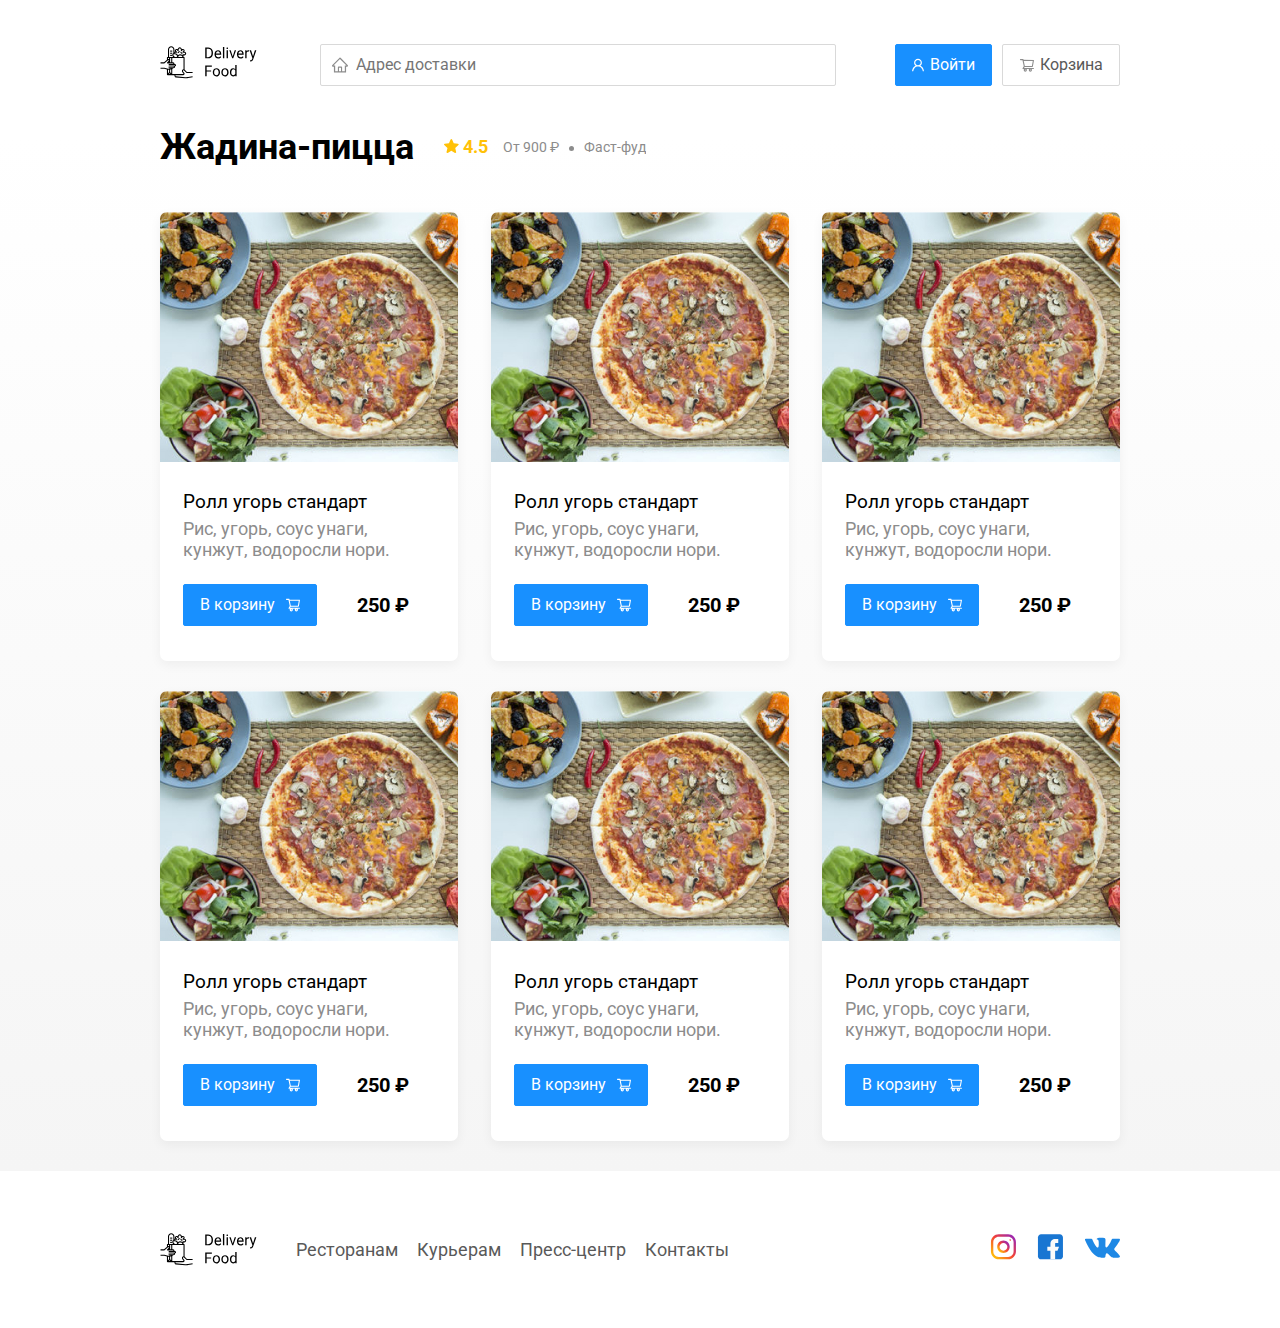
<file: zhadinapizza.html>
<!DOCTYPE html>
<html lang="ru">
<head>
    <meta charset="UTF-8">
    <meta name="viewport" content="width=device-width, initial-scale=1.0">
    <link rel="stylesheet" href="css/normalize.css">
    <link rel="stylesheet" href="css/style.css">
    <title>Жадина-пицца</title>
</head>
<body>
    <div class="container">
        <header class="header">
            <a href="index.html" class="logo">
            <img src="img\logo.svg" alt="logo" class="logo">
            </a>
            <input type="text" class="input input-address" placeholder="Адрес доставки">
            <div class="buttons">
                <button class="button button-primary">
                    <img src="img/User.svg" alt="User" class="button-icon">
                    <span class="button-text">Войти</span>
                </button>
                <button class="button">
                    <img src="img/ShoppingCart.svg" alt="Cart" class="button-icon">
                    <span class="button-text">Корзина</span>
                </button>
              </div>  
        </header>
    </div>     

    <main class="main">
        <div class="container">      
            <section class="restaurants">
                <div class="section-heading">
                    <h2 class="section-title">Жадина-пицца</h2>
                    <div class="card-info">
                        <div class="rating">
                            <img src="img/star.svg" alt="rating" class="rating-star">
                            4.5</div>
                        <div class="price">От 900 ₽</div>
                        <div class="category">Фаст-фуд</div>
                    </div>
                </div>
            
                <div class="cards">
                    <div class="card">
                        <img src="img/image.jpg" alt="image" class="card-image">
                        <div class="card-text">
                            <div class="card-heading">
                                <h3 class="card-title card-title-reg">Ролл угорь стандарт</h3>
                            </div>
                            <div class="card-info">
                                <div class="ingredients">Рис, угорь, соус унаги, кунжут, водоросли нори.</div>
                            </div>
                            <div class="card-buttons">
                                <button class="button button-primary">
                                    <span class="button-card-text">В корзину</span>
                                    <img src="img/shopping-cart-white.svg" 
                                         alt="shopping-card" 
                                         class="button-card-image">
                                </button>
                                <strong class="card-price-bold">250 ₽</strong>
                            </div>
                        </div>
                    </div>
            
                    <div class="card">
                        <img src="img/image.jpg" alt="image" class="card-image">
                        <div class="card-text">
                            <div class="card-heading">
                                <h3 class="card-title card-title-reg">Ролл угорь стандарт</h3>
                            </div>
                            <div class="card-info">
                                <div class="ingredients">Рис, угорь, соус унаги, кунжут, водоросли нори.</div>
                            </div>
                            <div class="card-buttons">
                                <button class="button button-primary">
                                    <span class="button-card-text">В корзину</span>
                                    <img src="img/shopping-cart-white.svg" alt="shopping-card"
                                        class="button-card-image">
                                </button>
                                <strong class="card-price-bold">250 ₽</strong>
                            </div>
                        </div>
                    </div>
            
                    <div class="card">
                        <img src="img/image.jpg" alt="image" class="card-image">
                        <div class="card-text">
                            <div class="card-heading">
                                <h3 class="card-title card-title-reg">Ролл угорь стандарт</h3>
                            </div>
                            <div class="card-info">
                                <div class="ingredients">Рис, угорь, соус унаги, кунжут, водоросли нори.</div>
                            </div>
                            <div class="card-buttons">
                                <button class="button button-primary">
                                    <span class="button-card-text">В корзину</span>
                                    <img src="img/shopping-cart-white.svg" alt="shopping-card"
                                        class="button-card-image">
                                </button>
                                <strong class="card-price-bold">250 ₽</strong>
                            </div>
                        </div>
                    </div>
            
                    <div class="card">
                        <img src="img/image.jpg" alt="image" class="card-image">
                        <div class="card-text">
                            <div class="card-heading">
                                <h3 class="card-title card-title-reg">Ролл угорь стандарт</h3>
                            </div>
                            <div class="card-info">
                                <div class="ingredients">Рис, угорь, соус унаги, кунжут, водоросли нори.</div>
                            </div>
                            <div class="card-buttons">
                                <button class="button button-primary">
                                    <span class="button-card-text">В корзину</span>
                                    <img src="img/shopping-cart-white.svg" alt="shopping-card"
                                        class="button-card-image">
                                </button>
                                <strong class="card-price-bold">250 ₽</strong>
                            </div>
                        </div>
                    </div>
            
                    <div class="card">
                        <img src="img/image.jpg" alt="image" class="card-image">
                        <div class="card-text">
                            <div class="card-heading">
                                <h3 class="card-title card-title-reg">Ролл угорь стандарт</h3>
                            </div>
                            <div class="card-info">
                                <div class="ingredients">Рис, угорь, соус унаги, кунжут, водоросли нори.</div>
                            </div>
                            <div class="card-buttons">
                                <button class="button button-primary">
                                    <span class="button-card-text">В корзину</span>
                                    <img src="img/shopping-cart-white.svg" alt="shopping-card"
                                        class="button-card-image">
                                </button>
                                <strong class="card-price-bold">250 ₽</strong>
                            </div>
                        </div>
                    </div>
            
                    <div class="card">
                        <img src="img/image.jpg" alt="image" class="card-image">
                        <div class="card-text">
                            <div class="card-heading">
                                <h3 class="card-title card-title-reg">Ролл угорь стандарт</h3>
                            </div>
                            <div class="card-info">
                                <div class="ingredients">Рис, угорь, соус унаги, кунжут, водоросли нори.</div>
                            </div>
                            <div class="card-buttons">
                                <button class="button button-primary">
                                    <span class="button-card-text">В корзину</span>
                                    <img src="img/shopping-cart-white.svg" alt="shopping-card"
                                        class="button-card-image">
                                </button>
                                <strong class="card-price-bold">250 ₽</strong>
                            </div>
                        </div>
                    </div>
                </div>
            </section>
        </div>
    </main>

    <footer class="footer">
        <div class="container">
            <div class="footer-block">
                <img src="img/logo.svg" alt="" class="logo footer-logo">
                <nav class="footer-nav">
                    <a href="#" class="footer-link">Ресторанам</a>
                    <a href="#" class="footer-link">Курьерам</a>
                    <a href="#" class="footer-link">Пресс-центр</a>
                    <a href="#" class="footer-link">Контакты</a>
                </nav>

                <div class="social-links">
                    <a href="#" class="social-link"><img src="img/Instagram.svg" alt=""></a>
                    <a href="#" class="social-link"><img src="img/Facebook.svg" alt=""></a>
                    <a href="#" class="social-link"><img src="img/VK.svg" alt=""></a>
                </div>
            </div>
        </div>
    </footer>
</body>
</html>
</file>
<file: css/style.css>
@import url('https://fonts.googleapis.com/css2?family=Roboto:wght@400;700&display=swap');

*{
    box-sizing: border-box;
}

body {
    font-family: "Roboto", sans-serif;
    padding-top: 44px;
}

a {
    text-decoration: none;
}

.container {
    margin: auto;
    max-width: 1200px;
}

.header {
    display: flex;
    align-items: center;
    justify-content: space-between;
    margin-bottom: 40px;
}

.input {
    background: #FFFFFF;
    border: 1px solid #D9D9D9;
    border-radius: 2px;
    font-size: 16px;
    line-height: 24px;
    padding: 8px;
    padding-left: 35px;
    background-repeat: no-repeat;
    background-position: left 11px center;
}

.input-address {
    flex: 0.8;
    background-image: url(../img/home.svg);
}

.input-search {
    width: 300px;
    background-image: url(../img/search.svg);
    margin-left: auto;
}

.buttons {
    display: flex;
    align-items: center;
}

.button {
    display: flex;
    align-items: center;
    padding: 8px 16px;
    background: #FFFFFF;
    border: 1px solid #D9D9D9;
    box-sizing: border-box;
    box-shadow: 0px 0px 2px rgba(0, 0, 0, 0.0015);
    border-radius: 2px;
    color: #595959;
    font-size: 16px;
    line-height: 24px;
}

.button-primary {
    background: #1890FF;
    border: 1px solid #1890FF;
    color: #FFFFFF;
    margin-right: 10px;
}

.button-icon {
    margin-right: 6px;
}

.button-card-text {
    margin-right: 10px;
}

.adv{
    box-shadow: 0px 7px 12px rgba(158, 158, 163, 0.1);
    background: #fff1b8 url(../img/promo.png) no-repeat top -100px right -247px / 924px;
    border-radius: 10px;
    padding: 68px 78px;
    margin-bottom: 56px;
}

.promo-title {
    font-style: normal;
    font-weight: bold;
    font-size: 39px;
    line-height: 46px;
    color: #302C34;
}

.promo-text {
    max-width: 538px;
    font-style: normal;
    font-weight: bold;
    font-size: 24px;
    line-height: 28px;
    color: #302C34;
}

.main {
    background: linear-gradient(180deg, rgba(245, 245, 245, 0) 1.04%, #F5F5F5 100%);
}
.section-heading{
    display: flex;
    align-items: center;
    margin-bottom: 44px;
}

.section-title {
    font-style: normal;
    font-weight: bold;
    font-size: 36px;
    line-height: 42px;
    color: #000000;
    margin: 0;
    margin-right: 30px;
}

.cards {
    display: flex;
    align-items: flex-start;
    flex-wrap: wrap;
    justify-content: space-between;
}

.card {
    background: #ffffff;
    box-shadow: 0px 4px 12px rgba(0, 0, 0, 0.05);
    border-radius: 7px;
    overflow: hidden;
    margin-bottom: 30px;
    flex-basis: 31%;
}

.card-image {
    width: 384px;
    height: 250px;
    object-fit: cover; /*картинка сама обрежется*/
}

.card-text {
    padding-top: 20px;
    padding-bottom: 35px;
    padding-left: 23px;
    padding-right: 23px;
}

.card-heading {
    display: flex;
    align-items: center;
    justify-content: space-between;
}

.card-title {
    margin: 0;
    font-style: normal;
    font-weight: bold;
    font-style: 24px;
    line-height: 32px;
}

.card-title-reg {
    font-weight: 400;
}

.card-tag {
    font-style: normal;
    font-weight: normal;
    font-size: 12px;
    line-height: 20px;
    color: #ffffff;
    background: #262626;
    border-radius: 2px;
    padding: 1px 8px;
}

.card-info {
    display: flex;
    align-items: center;
    flex-wrap: wrap;
}

.card-buttons {
    display: flex;
    align-items: center;
    margin-top: 24px;
}

.card-price-bold {
    font-weight: bold;
    font-size: 20px;
    line-height: 32px;
    margin-left: 30px;
}

.rating {
    margin-right: 26px;
    color: #ffc107;
    font-weight: bold;
    font-size: 18px;
    line-height: 32px;
}

.price, .category {
    color: #8c8c8c;
    font-size: 18px;
    line-height: 32px;
}

.price {
    margin-right: 10px;
}

.ingredients {
    color: #8c8c8c;
    font-size: 18px;
    line-height: 21px;
}

.category {
    text-overflow: ellipsis;
    overflow: hidden;
    white-space: nowrap;
    max-width: 150px;
}

.price:after {
    content: '';
    width: 5px;
    height: 5px;
    background-color: #8c8c8c;
    display: inline-block;
    vertical-align: middle;
    border-radius: 50%;
    margin-left: 10px;
}

.footer {
    padding: 60px 0;
}

.footer-block {
    display: flex;
    align-items: center;
    justify-content: space-between;
}

.footer-nav {
    margin-left: 35px;
    margin-right: auto;
}

.footer-link {
    display: inline-block;
    color: #595959;
    font-style: normal;
    font-weight: normal;
    font-size: 18px;
    line-height: 21px;
    text-decoration: none;
}

.footer-link:not(:last-child) {
    margin-right: 15px;
}

.social-links {
    display: flex;
    align-items: center;
}

.social-link:not(:last-child) {
    margin-right: 21px;
}

.modal {
    position: fixed;
    left: 0;
    top: 0;
    width: 100%;
    height: 100%;
    background: rgba(0, 0, 0, 0.4);
    display: none;
}

.is-open {
    display: flex;
}

.modal-title {
    margin: 0;
    font-weight: bold;
    font-size: 36px;
    line-height: 42px;
}

.modal-header {
    display: flex;
    align-items: center;
    justify-content: space-between;
    margin-bottom: 45px;
}

.model-dialog {
    max-width: 780px;
    width: 95%;
    background: #ffffff;
    border-radius: 5px;
    margin: auto;
    padding: 40px 45px;
}

.close {
    font-size: 36px;
    border: none;
    background-color: transparent;
}

.modal-body {
    margin-bottom: 52px;
}

.food-row {
    display: flex;
    align-items: flex-start;
    justify-content: space-between;
    padding-bottom: 8px;
    border-bottom: 1px solid #d9d9d9;
    margin-bottom: 15px;
}

.food-name {
    font-weight: normal;
    font-size: 18px;
    line-height: 32px;
}

.food-price {
    margin-left: auto;
    margin-right: 47px;
    font-weight: bold;
    font-size: 20px;
    line-height: 32px;
}

.food-counter {
    display: flex;
    align-items: center;
}

.counter-button {
    display: flex;
    align-items: center;
    justify-content: space-between;
    width: 39px;
    height: 32px;
    background: #ffffff;
    border: 1px solid #40a9ff;
    box-sizing: border-box;
    border-radius: 2px;
    font-weight: normal;
    font-size: 14px;
    line-height: 22px;
    color: #40a9ff;
}

.counter {
    font-size: 16px;
    line-height: 24px;
    margin-left: 10px;
    margin-right: 10px;
}

.modal-footer {
    display: flex;
    align-items: center;
    justify-content: space-between;
}

.footer-buttons {
    display: flex;
    align-items: center;
}

.modal-pricetag {
    background: #262626;
    border-radius: 5px;
    color: #ffffff;
    padding: 15px 20px;
    font-size: 20px;
    line-height: 23px;
}
/*Adaptive*/

@media (max-width: 1366px) {
    .container {
        max-width: 960px;
    }
    .adv {
        background-position: center right -300px;
        background-size: 750px;
    }
    .rating {
        margin-right: 15px;
    }
    .category, .price {
        font-size: 14px;
    }
}

@media (max-width: 992px) {
    .container {
        max-width: 750px;
    }
    .adv {
        padding: 50px;
        background-size: 500px;
        background-position: center right -200px;
    }
    .promo-text {
        font-size: 18px;
        max-width: 400px;
    }
    .card {
        flex-basis: 49%;
    }
    .footer-link {
        font-size: 16px;
    }
}

@media (max-width: 768px) {
    .container {
        max-width: 560px;
    }
    .card-info {
        flex-wrap: wrap;
    }
    .card .rating {
        flex-basis: 100%;
    }
    .card-title {
        font-size: 18px;
    }
    .adv {
        background-size: 400px;
        background-position: bottom 50px right -200px;
    }
    .promo-title {
        font-size: 24px;
        line-height: 1.4;
    }
    .promo-text {
        margin-top: 0;
    }
}

@media (max-width: 578px) {
    .container {
        width: 90%;
    }
    .header {
        flex-wrap: wrap;
    }
    .input-address {
        margin-top: 15px;
        order: 5;
        flex: 1;
    }
    .adv {
        background-image: none;
    }
    .promo-title {
        margin-bottom: 10px;
    }
    .section-title {
        font-size: 20px;
    }
    .card {
        flex-basis: 100%;
    }
    .card-image {
        width: 100%;
    }
    .footer {
        padding: 30px 0;
    }
    .footer-block {
        align-items: flex-start;
    }
    .footer-nav {
        margin-left: 0;
        margin-right: 0;
        order: 0;
        display: flex;
        flex-direction: column;
    }
    .footer-logo {
        margin-right: 15px;
        order: 1;
    }
    .social-links {
        order: 2;
    }
}

@media (max-width: 480px) {
    .button-text {
        display: none;
    }
    .button-icon {
        margin: 0;
    }
    .button {
        min-height: 40px;
    }
    .adv {
        padding: 20px;
    }
    .section-heading {
        flex-wrap: wrap;
    }
    .footer-block {
        flex-wrap: wrap;
        flex-direction: column;
        align-items: center;
    }
    .footer-logo {
        order: 0;
        margin-bottom: 20px;
    }
    .footer-nav {
        margin-bottom: 20px;
        text-align: center;
    }
    .footer-link:not(:last-child) {
        margin-right: 0;
    }
}
</file>
